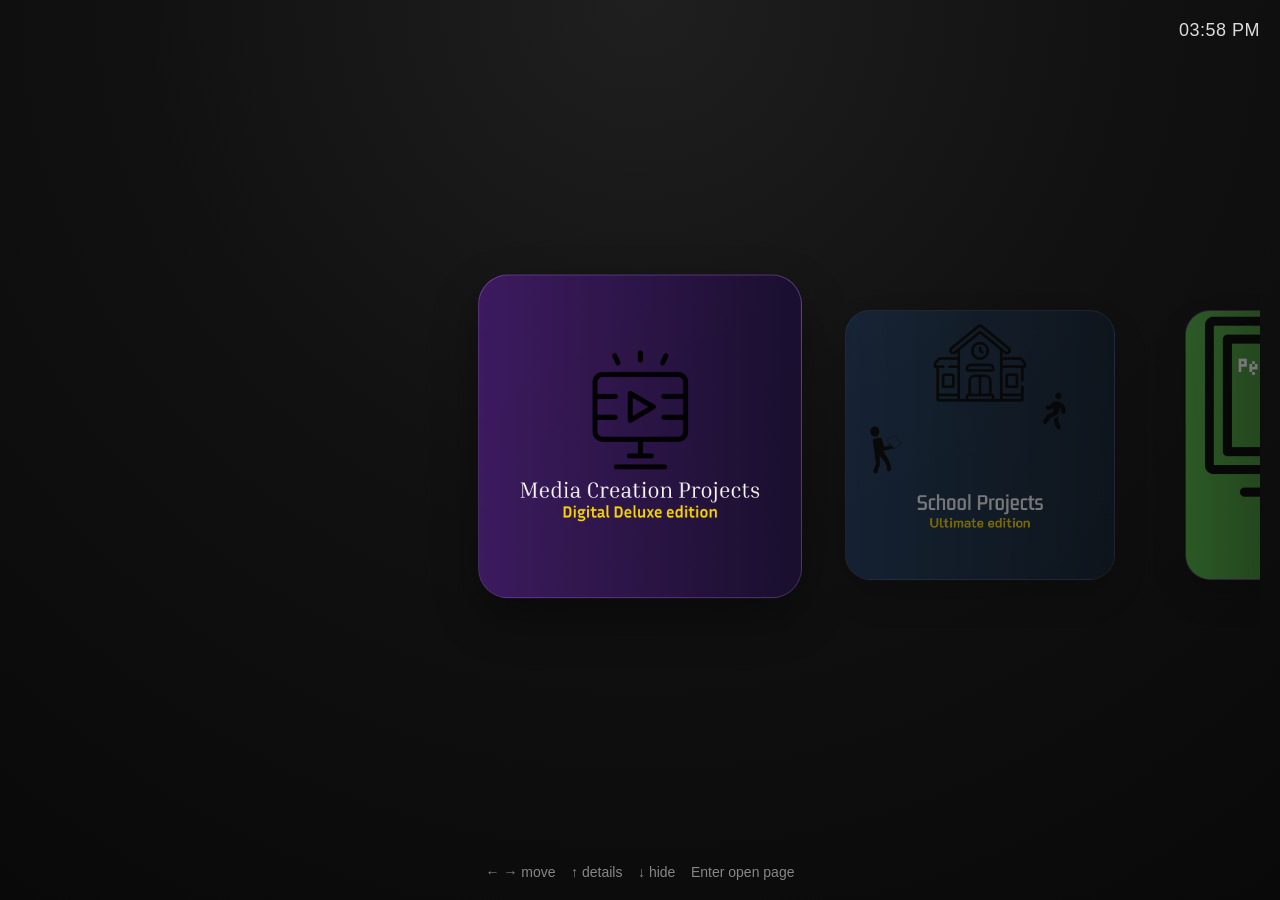
<file: index.html>
<!DOCTYPE html>
<html lang="en">
<head>
  <meta charset="UTF-8" />
  <meta name="viewport" content="width=device-width, initial-scale=1.0"/>
  <title>Switch Portfolio</title>
  <link rel="stylesheet" href="css/style.css" />
</head>
<body>
  <div class="app">
    <div class="top-bar">
      <div id="time"></div>
    </div>

    <div class="carousel-wrapper">
      <div class="carousel" id="carousel">
        <div class="item active" data-link="media.html">
          <div class="cover media-cover">
            <img src="images/Media Creation Projects.png" alt="Media Creation image" loading="lazy" />
      
          </div>
        </div>

        <div class="item" data-link="school.html">
          <div class="cover school-cover">
            <img src="images/School Projects.png" alt="School Projects image" loading="lazy" />
           
          </div>
        </div>

        <div class="item" data-link="personal.html">
          <div class="cover personal-cover">
            <img src="images/Personal Projects.png" alt="Personal Projects image" loading="lazy" />
           
          </div>
        </div>

        <div class="item" data-link="about.html">
          <div class="cover about-cover">
            <img src="images/About-me.png" alt="About Me image" loading="lazy" />
         
          </div>
        </div>
      </div>
    </div>

    <div class="details-panel" id="detailsPanel">
      <div class="details-header">
        <div>
          <p class="details-label">Now Viewing</p>
          <h2 id="detailTitle">Media Creation Projects</h2>
        </div>
        <div class="hours-played" id="hoursPlayed">125 hours played</div>
      </div>

      <div class="progress-section">
        <div class="progress-top">
          <span>Completion</span>
          <span id="progressPercent">82%</span>
        </div>
        <div class="progress-bar">
          <div class="progress-fill" id="progressFill"></div>
        </div>
      </div>

      <div class="achievements-section">
        <h3>Achievements</h3>
        <ul id="achievementList"></ul>
      </div>
    </div>

    <div class="hint">← → move &nbsp;&nbsp; ↑ details &nbsp;&nbsp; ↓ hide &nbsp;&nbsp; Enter open page</div>
  </div>

  <script src="js/main.js"></script>
</body>
</html>
</file>
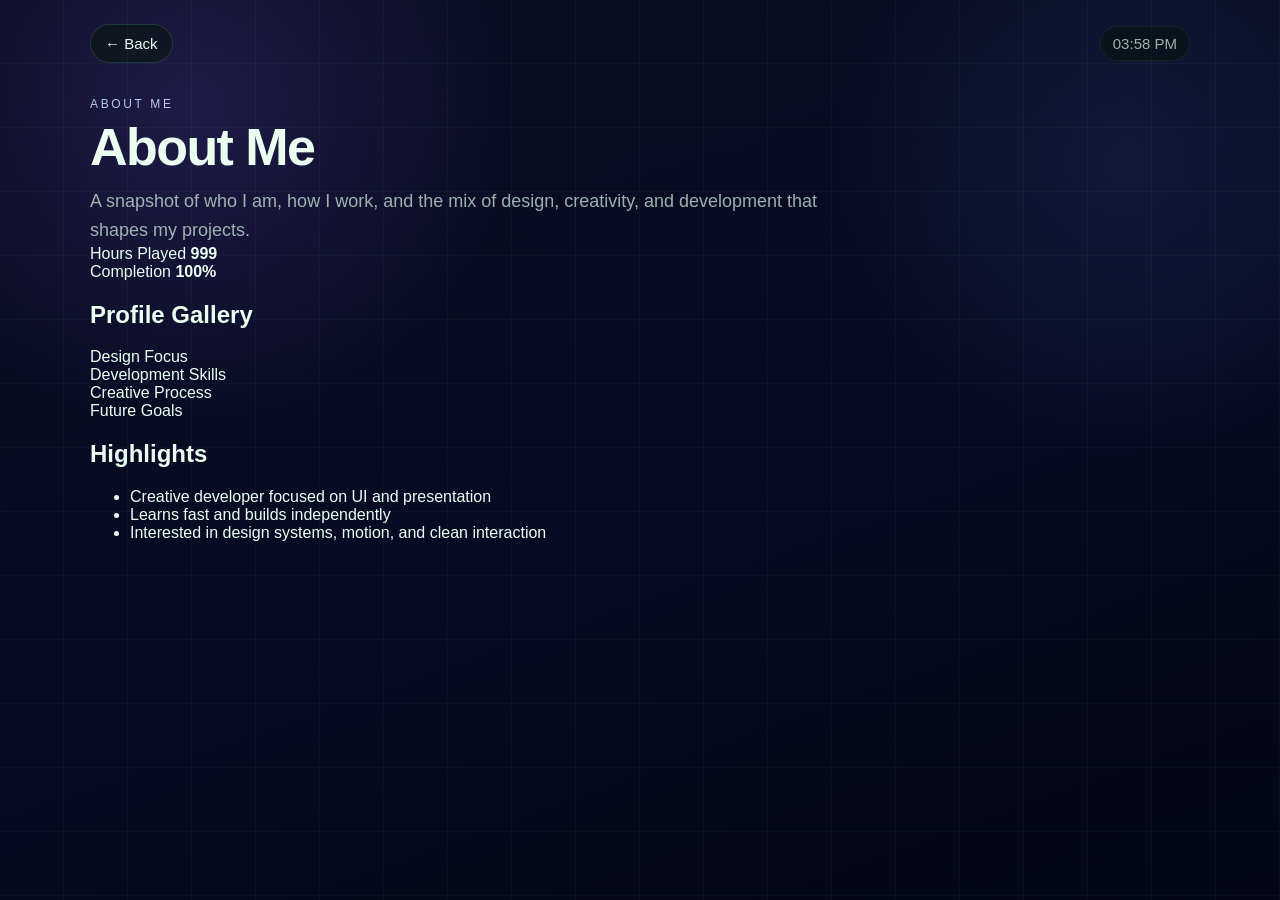
<file: about.html>
<!DOCTYPE html>
<html lang="en">
<head>
  <meta charset="UTF-8" />
  <meta name="viewport" content="width=device-width, initial-scale=1.0"/>
  <title>About Me</title>
  <link rel="stylesheet" href="css/page.css" />
</head>
<body>
  <div class="page page-about">
    <div class="page-top-bar">
      <a href="index.html" class="back-button">← Back</a>
      <div id="time"></div>
    </div>

    <main class="page-content">
      <div class="hero">
        <p class="page-label">About Me</p>
        <h1>About Me</h1>
        <p class="page-description">
          A snapshot of who I am, how I work, and the mix of design, creativity, and development that shapes my projects.
        </p>
      </div>

      <section class="meta-grid">
        <div class="meta-card">
          <span class="meta-label">Hours Played</span>
          <strong>999</strong>
        </div>
        <div class="meta-card">
          <span class="meta-label">Completion</span>
          <strong>100%</strong>
        </div>
      </section>

      <section class="gallery-section">
        <h2>Profile Gallery</h2>
        <div class="gallery-grid">
          <div class="gallery-card">Design Focus</div>
          <div class="gallery-card">Development Skills</div>
          <div class="gallery-card">Creative Process</div>
          <div class="gallery-card">Future Goals</div>
        </div>
      </section>

      <section class="list-section">
        <h2>Highlights</h2>
        <ul>
          <li>Creative developer focused on UI and presentation</li>
          <li>Learns fast and builds independently</li>
          <li>Interested in design systems, motion, and clean interaction</li>
        </ul>
      </section>
    </main>
  </div>

  <script src="js/page.js"></script>
</body>
</html>
</file>
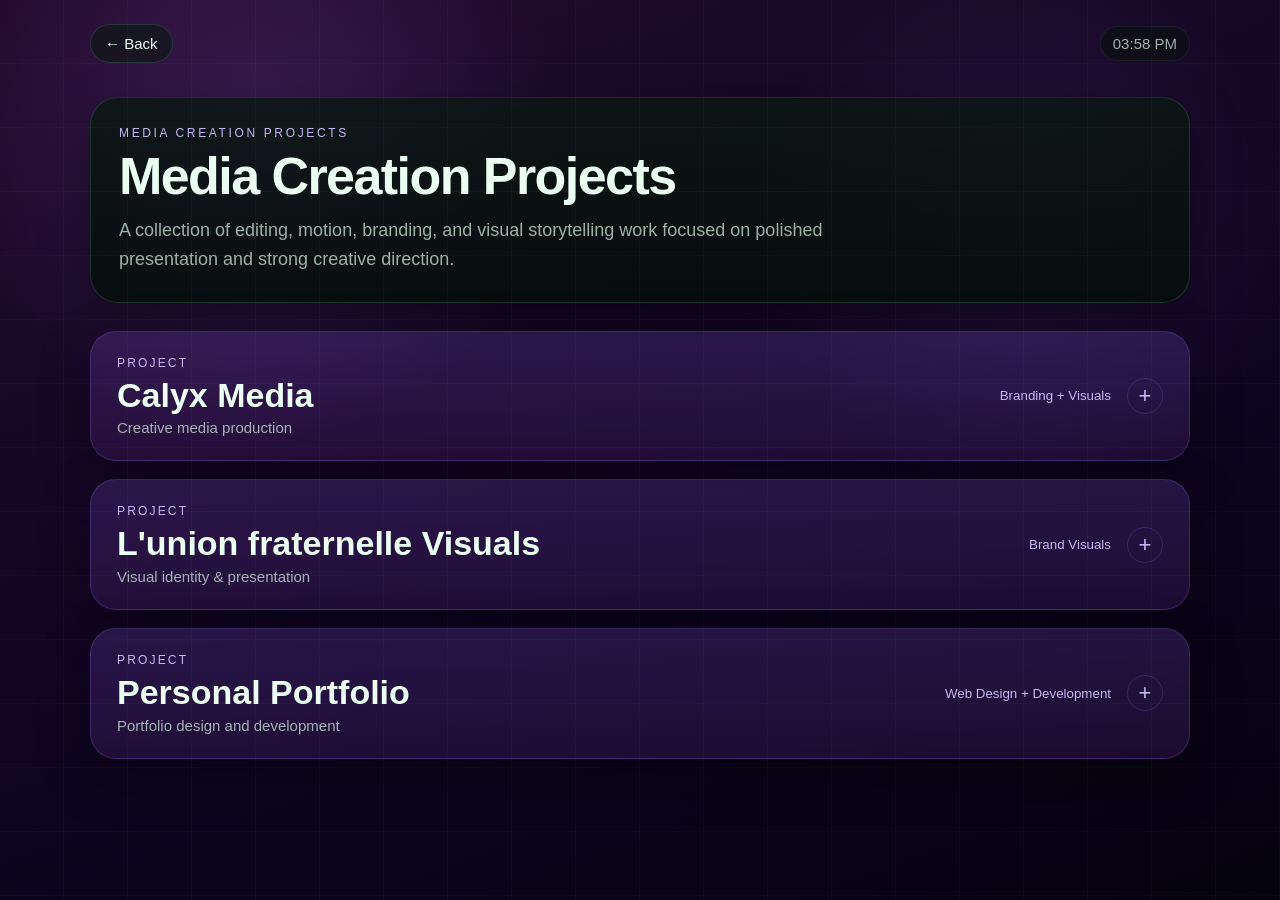
<file: media.html>
<!DOCTYPE html>
<html lang="en">
<head>
  <meta charset="UTF-8" />
  <meta name="viewport" content="width=device-width, initial-scale=1.0"/>
  <title>Media Creation Projects</title>
  <link rel="stylesheet" href="css/page.css" />
</head>
<body>
  <div class="page page-media">
    <div class="page-top-bar">
      <a href="index.html" class="back-button">← Back</a>
      <div id="time"></div>
    </div>

    <main class="page-content">
      <section class="page-header">
        <p class="page-label">Media Creation Projects</p>
        <h1>Media Creation Projects</h1>
        <p class="page-description">
          A collection of editing, motion, branding, and visual storytelling work focused on polished presentation and strong creative direction.
        </p>
      </section>

      <section class="expandable-grid">

        <!-- Calyx -->
        <article class="project-card" data-card>
          <button class="project-card-header" type="button" data-toggle>
            <div class="project-card-title-wrap">
              <p class="project-kicker">Project</p>
              <h2>Calyx Media</h2>
              <p class="project-subtitle">Creative media production</p>
            </div>

            <div class="project-meta-inline">
              <span>Branding + Visuals</span>
              <span class="expand-indicator">+</span>
            </div>
          </button>

          <div class="project-card-body">
            <div>
              <div class="project-body-grid">
                <div class="project-main-info">
                  <p>
                    A project where we as students were tasked with creating our very own media agency, Calyx Media.
                  </p>
                </div>

                <div class="project-stats">
                  <div class="stat-card">
                    <span class="stat-label">Focus</span>
                    <strong>Media Creation</strong>
                  </div>
                  <div class="stat-card">
                    <span class="stat-label">Type</span>
                    <strong>Creative Work</strong>
                  </div>
                </div>
              </div>

              <div class="content-sections">
                <div class="content-block">
                  <h3>Brand Guide</h3>
                  <div class="project-body-grid">
                    <div class="project-main-info">
                      <p>Two group members conceptualized and established the brand guidelines, while I visualized and made the entire Brand Guide PDF, bringing in our color palette and design elements.</p>
                    </div>
                  </div>
                  <div class="doc-list">
                    <a href="docs/BrandGuide Calyx Media.pdf" target="_blank" class="doc-card pdf-link">
                      View Brand Guide PDF
                    </a>
                  </div>
                </div>
              </div>
            </div>
          </div>
        </article>

        <!-- L'union -->
        <article class="project-card" data-card>
          <button class="project-card-header" type="button" data-toggle>
            <div class="project-card-title-wrap">
              <p class="project-kicker">Project</p>
              <h2>L'union fraternelle Visuals</h2>
              <p class="project-subtitle">Visual identity & presentation</p>
            </div>

            <div class="project-meta-inline">
              <span>Brand Visuals</span>
              <span class="expand-indicator">+</span>
            </div>
          </button>

          <div class="project-card-body">
            <div>
              <div class="project-body-grid">
                <div class="project-main-info">
                  <p>
                    Visual identity and presentation design for L'union fraternelle.
                  </p>
                </div>

                <div class="project-stats">
                  <div class="stat-card">
                    <span class="stat-label">Focus</span>
                    <strong>Visual Design</strong>
                  </div>
                  <div class="stat-card">
                    <span class="stat-label">Type</span>
                    <strong>Branding</strong>
                  </div>
                </div>
              </div>

              <div class="content-sections">
                <div class="content-block">
                  <h3>Brand Guide</h3>
                  <div class="project-body-grid">
                    <div class="project-main-info">
                      <p>A comprehensive visual identity system establishing the brand guidelines and presentation standards for L'union fraternelle.</p>
                    </div>
                  </div>
                  <div class="doc-list">
                    <a href="docs/Brand Guide L'union.pdf" target="_blank" class="doc-card pdf-link">
                      View Brand Guide PDF
                    </a>
                  </div>
                </div>
              </div>
            </div>
          </div>
        </article>

        <!-- Personal Portfolio -->
        <article class="project-card" data-card>
          <button class="project-card-header" type="button" data-toggle>
            <div class="project-card-title-wrap">
              <p class="project-kicker">Project</p>
              <h2>Personal Portfolio</h2>
              <p class="project-subtitle">Portfolio design and development</p>
            </div>

            <div class="project-meta-inline">
              <span>Web Design + Development</span>
              <span class="expand-indicator">+</span>
            </div>
          </button>

          <div class="project-card-body">
            <div>
              <div class="project-body-grid">
                <div class="project-main-info">
                  <p>
                    A sleek and interactive portfolio website showcasing creative work with smooth animations, responsive design, and intuitive navigation system.
                  </p>
                </div>

                <div class="project-stats">
                  <div class="stat-card">
                    <span class="stat-label">Focus</span>
                    <strong>Web Development</strong>
                  </div>
                  <div class="stat-card">
                    <span class="stat-label">Type</span>
                    <strong>Portfolio</strong>
                  </div>
                </div>
              </div>
            </div>
          </div>
        </article>

      </section>



    </main>
  </div>

  <script src="js/page.js"></script>
</body>
</html>
</file>
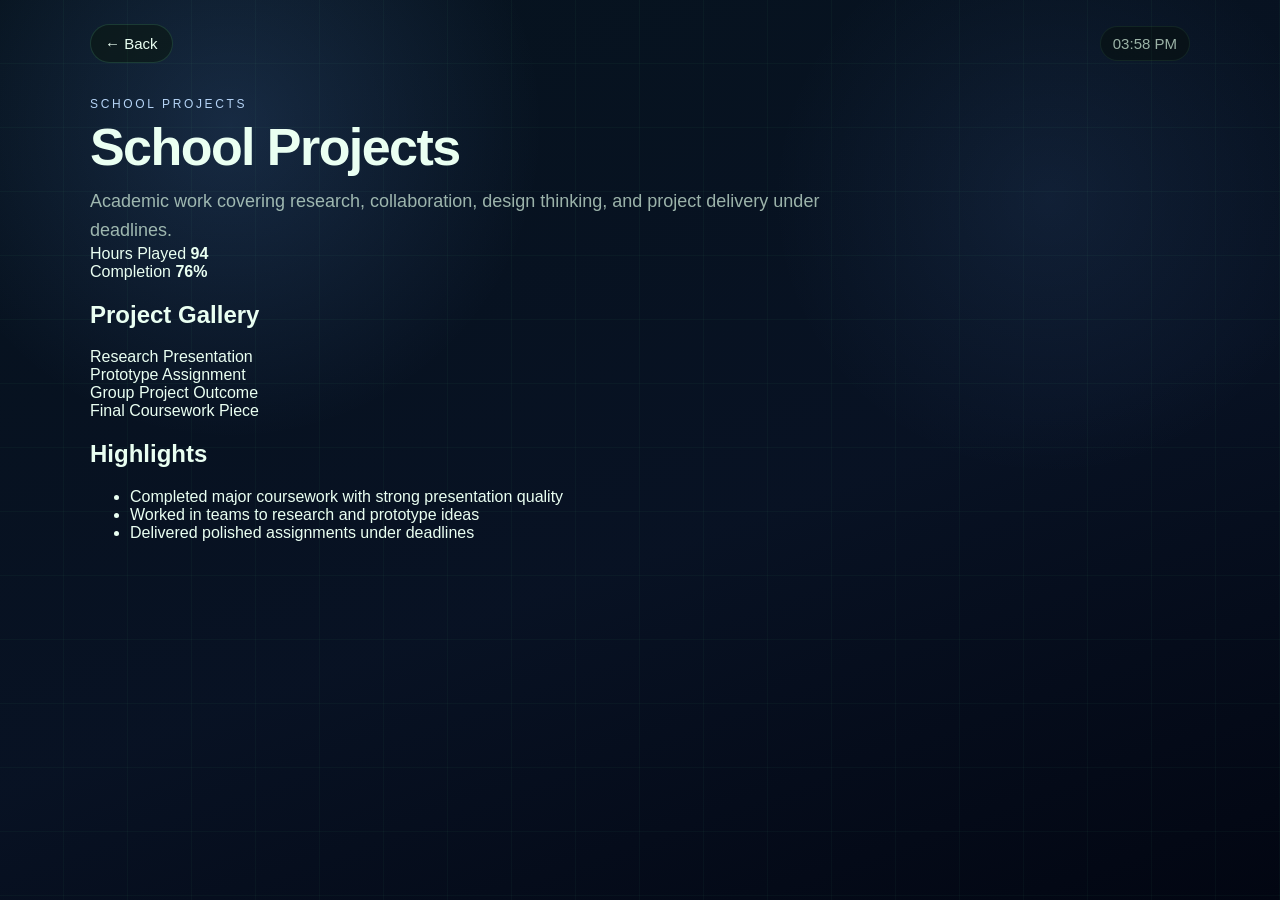
<file: school.html>
<!DOCTYPE html>
<html lang="en">
<head>
  <meta charset="UTF-8" />
  <meta name="viewport" content="width=device-width, initial-scale=1.0"/>
  <title>School Projects</title>
  <link rel="stylesheet" href="css/page.css" />
</head>
<body>
  <div class="page page-school">
    <div class="page-top-bar">
      <a href="index.html" class="back-button">← Back</a>
      <div id="time"></div>
    </div>

    <main class="page-content">
      <div class="hero">
        <p class="page-label">School Projects</p>
        <h1>School Projects</h1>
        <p class="page-description">
          Academic work covering research, collaboration, design thinking, and project delivery under deadlines.
        </p>
      </div>

      <section class="meta-grid">
        <div class="meta-card">
          <span class="meta-label">Hours Played</span>
          <strong>94</strong>
        </div>
        <div class="meta-card">
          <span class="meta-label">Completion</span>
          <strong>76%</strong>
        </div>
      </section>

      <section class="gallery-section">
        <h2>Project Gallery</h2>
        <div class="gallery-grid">
          <div class="gallery-card">Research Presentation</div>
          <div class="gallery-card">Prototype Assignment</div>
          <div class="gallery-card">Group Project Outcome</div>
          <div class="gallery-card">Final Coursework Piece</div>
        </div>
      </section>

      <section class="list-section">
        <h2>Highlights</h2>
        <ul>
          <li>Completed major coursework with strong presentation quality</li>
          <li>Worked in teams to research and prototype ideas</li>
          <li>Delivered polished assignments under deadlines</li>
        </ul>
      </section>
    </main>
  </div>

  <script src="js/page.js"></script>
</body>
</html>
</file>
<file: css/style.css>
��*   {  
     b o x - s i z i n g :   b o r d e r - b o x ;  
 }  
  
 b o d y   {  
     m a r g i n :   0 ;  
     f o n t - f a m i l y :   A r i a l ,   s a n s - s e r i f ;  
     b a c k g r o u n d :   r a d i a l - g r a d i e n t ( c i r c l e   a t   t o p ,   # 1 f 1 f 1 f   0 % ,   # 1 1 1   4 5 % ,   # 0 9 0 9 0 9   1 0 0 % ) ;  
     c o l o r :   w h i t e ;  
     o v e r f l o w :   h i d d e n ;  
 }  
  
 . a p p   {  
     d i s p l a y :   f l e x ;  
     f l e x - d i r e c t i o n :   c o l u m n ;  
     j u s t i f y - c o n t e n t :   s p a c e - b e t w e e n ;  
     h e i g h t :   1 0 0 v h ;  
     p a d d i n g :   2 0 p x ;  
 }  
  
 . t o p - b a r   {  
     d i s p l a y :   f l e x ;  
     j u s t i f y - c o n t e n t :   f l e x - e n d ;  
     f o n t - s i z e :   1 8 p x ;  
     o p a c i t y :   0 . 8 5 ;  
     l e t t e r - s p a c i n g :   0 . 5 p x ;  
 }  
  
 . c a r o u s e l - w r a p p e r   {  
     o v e r f l o w :   h i d d e n ;  
     f l e x - g r o w :   1 ;  
     d i s p l a y :   f l e x ;  
     a l i g n - i t e m s :   c e n t e r ;  
     p o s i t i o n :   r e l a t i v e ;  
 }  
  
 . c a r o u s e l   {  
     d i s p l a y :   f l e x ;  
     g a p :   4 0 p x ;  
     t r a n s i t i o n :   t r a n s f o r m   0 . 5 5 s   c u b i c - b e z i e r ( 0 . 2 2 ,   1 ,   0 . 3 6 ,   1 ) ;  
     w i l l - c h a n g e :   t r a n s f o r m ;  
     p a d d i n g :   3 0 p x   0 ;  
 }  
  
 . i t e m   {  
     m i n - w i d t h :   3 0 0 p x ;  
     h e i g h t :   3 0 0 p x ;  
     o p a c i t y :   0 . 4 5 ;  
     t r a n s f o r m :   s c a l e ( 0 . 9 ) ;  
     t r a n s i t i o n :   t r a n s f o r m   0 . 4 s   c u b i c - b e z i e r ( 0 . 2 2 ,   1 ,   0 . 3 6 ,   1 ) ,   o p a c i t y   0 . 3 5 s   e a s e ;  
     c u r s o r :   p o i n t e r ;  
 }  
  
 . i t e m . a c t i v e   {  
     o p a c i t y :   1 ;  
     t r a n s f o r m :   s c a l e ( 1 . 0 8 )   t r a n s l a t e Y ( - 8 p x ) ;  
 }  
  
 . c o v e r   {  
     w i d t h :   1 0 0 % ;  
     h e i g h t :   1 0 0 % ;  
     b o r d e r - r a d i u s :   2 8 p x ;  
     p a d d i n g :   2 2 p x ;  
     d i s p l a y :   f l e x ;  
     a l i g n - i t e m s :   f l e x - e n d ;  
     p o s i t i o n :   r e l a t i v e ;  
     o v e r f l o w :   h i d d e n ;  
     b o r d e r :   1 p x   s o l i d   r g b a ( 2 5 5 ,   2 5 5 ,   2 5 5 ,   0 . 0 8 ) ;  
     b o x - s h a d o w :   0   1 8 p x   4 0 p x   r g b a ( 0 ,   0 ,   0 ,   0 . 3 5 ) ;  
     t r a n s i t i o n :   b o x - s h a d o w   0 . 3 5 s   e a s e ,   b o r d e r - c o l o r   0 . 3 5 s   e a s e ;  
 }  
  
 . c o v e r   i m g   {  
     p o s i t i o n :   a b s o l u t e ;  
     i n s e t :   0 ;  
     w i d t h :   1 0 0 % ;  
     h e i g h t :   1 0 0 % ;  
     o b j e c t - f i t :   c o v e r ;  
     o p a c i t y :   0 . 9 6 ;  
 }  
  
  
 . m e d i a - c o v e r   {  
     b a c k g r o u n d :   l i n e a r - g r a d i e n t ( 1 3 5 d e g ,   r g b a ( 1 7 0 ,   9 0 ,   2 5 5 ,   0 . 3 5 ) ,   r g b a ( 1 9 0 ,   1 2 5 ,   2 5 5 ,   0 . 1 5 ) ) ,  
                             l i n e a r - g r a d i e n t ( 1 6 0 d e g ,   # 2 d 0 f 4 8 ,   # 1 6 0 a 2 a   6 0 % ) ;  
 }  
  
 . s c h o o l - c o v e r   {  
     b a c k g r o u n d :   l i n e a r - g r a d i e n t ( 1 3 5 d e g ,   r g b a ( 8 0 ,   1 4 0 ,   2 5 5 ,   0 . 3 5 ) ,   r g b a ( 8 0 ,   2 5 5 ,   2 2 0 ,   0 . 1 ) ) ,  
                             l i n e a r - g r a d i e n t ( 1 6 0 d e g ,   # 1 0 2 0 3 d ,   # 1 7 1 7 1 7   6 0 % ) ;  
 }  
  
 . p e r s o n a l - c o v e r   {  
     b a c k g r o u n d :   l i n e a r - g r a d i e n t ( 1 3 5 d e g ,   r g b a ( 1 8 0 ,   1 0 0 ,   2 5 5 ,   0 . 3 5 ) ,   r g b a ( 2 5 5 ,   1 2 0 ,   2 2 0 ,   0 . 1 ) ) ,  
                             l i n e a r - g r a d i e n t ( 1 6 0 d e g ,   # 2 4 1 0 3 9 ,   # 1 7 1 7 1 7   6 0 % ) ;  
 }  
  
 . a b o u t - c o v e r   {  
     b a c k g r o u n d :   l i n e a r - g r a d i e n t ( 1 3 5 d e g ,   r g b a ( 1 4 5 ,   1 1 0 ,   2 5 5 ,   0 . 1 8 ) ,   r g b a ( 9 0 ,   1 6 0 ,   2 5 5 ,   0 . 1 ) ) ,  
                             l i n e a r - g r a d i e n t ( 1 6 0 d e g ,   # 1 8 2 1 3 c ,   # 1 8 1 7 2 e   6 0 % ) ;  
 }  
  
 . d e t a i l s - p a n e l   {  
     p o s i t i o n :   f i x e d ;  
     l e f t :   5 0 % ;  
     b o t t o m :   6 8 p x ;  
     t r a n s f o r m :   t r a n s l a t e X ( - 5 0 % )   t r a n s l a t e Y ( 3 6 p x )   s c a l e ( 0 . 9 7 ) ;  
     w i d t h :   m i n ( 6 8 0 p x ,   c a l c ( 1 0 0 v w   -   4 0 p x ) ) ;  
     b a c k g r o u n d :   r g b a ( 1 8 ,   1 8 ,   1 8 ,   0 . 9 4 ) ;  
     b a c k d r o p - f i l t e r :   b l u r ( 1 8 p x ) ;  
     b o r d e r :   1 p x   s o l i d   r g b a ( 2 5 5 ,   2 5 5 ,   2 5 5 ,   0 . 0 8 ) ;  
     b o r d e r - r a d i u s :   2 8 p x ;  
     p a d d i n g :   2 4 p x ;  
     o p a c i t y :   0 ;  
     p o i n t e r - e v e n t s :   n o n e ;  
     t r a n s i t i o n :   o p a c i t y   0 . 3 5 s   e a s e ,   t r a n s f o r m   0 . 4 5 s   c u b i c - b e z i e r ( 0 . 2 2 ,   1 ,   0 . 3 6 ,   1 ) ;  
     b o x - s h a d o w :   0   2 4 p x   7 0 p x   r g b a ( 0 ,   0 ,   0 ,   0 . 4 ) ;  
 }  
  
 . d e t a i l s - p a n e l . s h o w   {  
     o p a c i t y :   1 ;  
     p o i n t e r - e v e n t s :   a u t o ;  
     t r a n s f o r m :   t r a n s l a t e X ( - 5 0 % )   t r a n s l a t e Y ( 0 )   s c a l e ( 1 ) ;  
 }  
  
 . d e t a i l s - h e a d e r   {  
     d i s p l a y :   f l e x ;  
     j u s t i f y - c o n t e n t :   s p a c e - b e t w e e n ;  
     a l i g n - i t e m s :   f l e x - s t a r t ;  
     g a p :   2 0 p x ;  
     m a r g i n - b o t t o m :   2 2 p x ;  
 }  
  
 . d e t a i l s - l a b e l   {  
     m a r g i n :   0   0   6 p x ;  
     f o n t - s i z e :   1 3 p x ;  
     t e x t - t r a n s f o r m :   u p p e r c a s e ;  
     o p a c i t y :   0 . 5 5 ;  
     l e t t e r - s p a c i n g :   1 . 2 p x ;  
 }  
  
 # d e t a i l T i t l e   {  
     m a r g i n :   0 ;  
     f o n t - s i z e :   2 8 p x ;  
     f o n t - w e i g h t :   7 0 0 ;  
     l i n e - h e i g h t :   1 . 1 ;  
 }  
  
 . h o u r s - p l a y e d   {  
     w h i t e - s p a c e :   n o w r a p ;  
     f o n t - s i z e :   1 5 p x ;  
     o p a c i t y :   0 . 7 2 ;  
     p a d d i n g - t o p :   8 p x ;  
 }  
  
 . p r o g r e s s - s e c t i o n   {  
     m a r g i n - b o t t o m :   2 6 p x ;  
 }  
  
 . p r o g r e s s - t o p   {  
     d i s p l a y :   f l e x ;  
     j u s t i f y - c o n t e n t :   s p a c e - b e t w e e n ;  
     f o n t - s i z e :   1 5 p x ;  
     m a r g i n - b o t t o m :   1 0 p x ;  
     o p a c i t y :   0 . 9 ;  
 }  
  
 . p r o g r e s s - b a r   {  
     w i d t h :   1 0 0 % ;  
     h e i g h t :   1 4 p x ;  
     b o r d e r - r a d i u s :   9 9 9 p x ;  
     b a c k g r o u n d :   r g b a ( 2 5 5 ,   2 5 5 ,   2 5 5 ,   0 . 0 8 ) ;  
     o v e r f l o w :   h i d d e n ;  
     p o s i t i o n :   r e l a t i v e ;  
 }  
  
 . p r o g r e s s - f i l l   {  
     w i d t h :   0 ;  
     h e i g h t :   1 0 0 % ;  
     b o r d e r - r a d i u s :   9 9 9 p x ;  
     b a c k g r o u n d :   l i n e a r - g r a d i e n t ( 9 0 d e g ,   # f 5 f 5 f 5 ,   # a 9 a 9 a 9 ) ;  
     t r a n s i t i o n :   w i d t h   0 . 7 5 s   c u b i c - b e z i e r ( 0 . 2 2 ,   1 ,   0 . 3 6 ,   1 ) ;  
     p o s i t i o n :   r e l a t i v e ;  
 }  
  
 . p r o g r e s s - f i l l : : a f t e r   {  
     c o n t e n t :   " " ;  
     p o s i t i o n :   a b s o l u t e ;  
     t o p :   0 ;  
     r i g h t :   - 4 0 p x ;  
     w i d t h :   4 0 p x ;  
     h e i g h t :   1 0 0 % ;  
     b a c k g r o u n d :   l i n e a r - g r a d i e n t ( 9 0 d e g ,   r g b a ( 2 5 5 , 2 5 5 , 2 5 5 , 0 ) ,   r g b a ( 2 5 5 , 2 5 5 , 2 5 5 , 0 . 3 5 ) ,   r g b a ( 2 5 5 , 2 5 5 , 2 5 5 , 0 ) ) ;  
     a n i m a t i o n :   s h i m m e r   1 . 8 s   l i n e a r   i n f i n i t e ;  
 }  
  
 @ k e y f r a m e s   s h i m m e r   {  
     f r o m   {  
         t r a n s f o r m :   t r a n s l a t e X ( - 2 0 p x ) ;  
     }  
     t o   {  
         t r a n s f o r m :   t r a n s l a t e X ( 1 2 0 p x ) ;  
     }  
 }  
  
 . a c h i e v e m e n t s - s e c t i o n   h 3   {  
     m a r g i n :   0   0   1 4 p x ;  
     f o n t - s i z e :   1 8 p x ;  
     f o n t - w e i g h t :   6 0 0 ;  
 }  
  
 . a c h i e v e m e n t s - s e c t i o n   u l   {  
     m a r g i n :   0 ;  
     p a d d i n g - l e f t :   2 0 p x ;  
 }  
  
 . a c h i e v e m e n t s - s e c t i o n   l i   {  
     m a r g i n :   1 0 p x   0 ;  
     l i n e - h e i g h t :   1 . 4 5 ;  
 }  
  
 . h i n t   {  
     t e x t - a l i g n :   c e n t e r ;  
     f o n t - s i z e :   1 4 p x ;  
     o p a c i t y :   0 . 5 ;  
     m a r g i n - t o p :   1 6 p x ;  
 }  
  
 @ m e d i a   ( m a x - w i d t h :   7 0 0 p x )   {  
     . i t e m   {  
         m i n - w i d t h :   2 5 0 p x ;  
         h e i g h t :   2 5 0 p x ;  
     }  
  
     . c o v e r   s p a n   {  
         f o n t - s i z e :   1 8 p x ;  
     }  
  
     # d e t a i l T i t l e   {  
         f o n t - s i z e :   2 2 p x ;  
     }  
  
     . d e t a i l s - h e a d e r   {  
         f l e x - d i r e c t i o n :   c o l u m n ;  
         g a p :   8 p x ;  
     }  
  
     . h o u r s - p l a y e d   {  
         p a d d i n g - t o p :   0 ;  
     }  
 } 
</file>
<file: css/page.css>
* {
  box-sizing: border-box;
}

:root {
  --bg-1: #04110b;
  --bg-2: #071a12;
  --bg-3: #020806;
  --panel: rgba(8, 20, 14, 0.82);
  --panel-2: rgba(10, 26, 18, 0.92);
  --border: rgba(120, 255, 180, 0.14);
  --border-strong: rgba(120, 255, 180, 0.34);
  --text: #eafff2;
  --muted: rgba(225, 255, 235, 0.68);
  --green: #7dffb2;
  --green-soft: rgba(125, 255, 178, 0.08);
  --shadow: 0 18px 50px rgba(0, 0, 0, 0.38);
}

html,
body {
  margin: 0;
  min-height: 100%;
  font-family: Arial, sans-serif;
  color: var(--text);
  background:
    radial-gradient(circle at top center, rgba(40, 255, 160, 0.08), transparent 32%),
    linear-gradient(180deg, var(--bg-2), var(--bg-1) 45%, var(--bg-3));
}

body::before {
  content: "";
  position: fixed;
  inset: 0;
  pointer-events: none;
  background-image:
    linear-gradient(to right, transparent 0, transparent calc(100% - 1px), rgba(125, 255, 178, 0.06) calc(100% - 1px)),
    linear-gradient(to bottom, transparent 0, transparent calc(100% - 1px), rgba(125, 255, 178, 0.06) calc(100% - 1px));
  background-size: 64px 64px;
  opacity: 0.6;
}

.page {
  min-height: 100vh;
  padding: 24px;
}

.page-personal {
  background:
    radial-gradient(circle at 15% 10%, rgba(125, 255, 178, 0.08), transparent 24%),
    radial-gradient(circle at 85% 20%, rgba(125, 255, 178, 0.05), transparent 22%),
    linear-gradient(160deg, rgba(6, 24, 16, 0.96), rgba(4, 13, 9, 0.98) 58%, rgba(1, 5, 3, 1));
}

.page-media {
  background:
    radial-gradient(circle at 20% 15%, rgba(175, 115, 255, 0.18), transparent 24%),
    radial-gradient(circle at 80% 25%, rgba(175, 115, 255, 0.10), transparent 22%),
    linear-gradient(160deg, rgba(35, 10, 45, 0.98), rgba(15, 5, 35, 0.96) 58%, rgba(5, 2, 15, 1));
}

.page-school {
  background:
    radial-gradient(circle at 18% 14%, rgba(110, 170, 255, 0.16), transparent 24%),
    radial-gradient(circle at 82% 22%, rgba(110, 170, 255, 0.09), transparent 22%),
    linear-gradient(160deg, rgba(6, 18, 30, 0.96), rgba(8, 18, 36, 0.98) 58%, rgba(2, 6, 18, 1));
}

.page-about {
  background:
    radial-gradient(circle at 15% 12%, rgba(145, 105, 255, 0.16), transparent 24%),
    radial-gradient(circle at 88% 18%, rgba(90, 160, 255, 0.10), transparent 22%),
    linear-gradient(160deg, rgba(10, 12, 35, 0.96), rgba(8, 10, 36, 0.98) 58%, rgba(3, 6, 18, 1));
}

.page-top-bar {
  max-width: 1100px;
  margin: 0 auto 34px;
  display: flex;
  justify-content: space-between;
  align-items: center;
}

.back-button {
  color: var(--text);
  text-decoration: none;
  font-size: 15px;
  padding: 10px 14px;
  border: 1px solid var(--border);
  border-radius: 999px;
  background: rgba(10, 24, 17, 0.6);
  transition: 0.25s ease;
}

.back-button:hover {
  border-color: var(--border-strong);
  transform: translateY(-2px);
}

#time {
  font-size: 15px;
  color: var(--muted);
  padding: 8px 12px;
  border: 1px solid rgba(125, 255, 178, 0.08);
  border-radius: 999px;
  background: rgba(8, 18, 13, 0.55);
}

.page-content {
  max-width: 1100px;
  margin: 0 auto;
}

.page-header {
  margin-bottom: 28px;
  padding: 28px;
  border-radius: 28px;
  background: linear-gradient(180deg, rgba(10, 24, 17, 0.84), rgba(5, 14, 10, 0.88));
  border: 1px solid var(--border);
  box-shadow: var(--shadow);
}

.page-label {
  margin: 0 0 10px;
  font-size: 12px;
  text-transform: uppercase;
  letter-spacing: 0.22em;
  color: var(--green);
}

h1 {
  margin: 0 0 14px;
  font-size: 52px;
  line-height: 1;
  letter-spacing: -0.03em;
}

.page-description {
  margin: 0;
  max-width: 760px;
  font-size: 18px;
  line-height: 1.6;
  color: var(--muted);
}

.expandable-grid {
  display: flex;
  flex-direction: column;
  gap: 18px;
}

.project-card {
  border: 1px solid var(--border);
  border-radius: 26px;
  background: linear-gradient(180deg, var(--panel), var(--panel-2));
  box-shadow: var(--shadow);
  overflow: hidden;
  transition: border-color 0.25s ease, transform 0.25s ease, box-shadow 0.25s ease;
}

.project-card:hover {
  border-color: rgba(125, 255, 178, 0.24);
}

.project-card.expanded {
  border-color: var(--border-strong);
  box-shadow:
    var(--shadow),
    0 0 0 4px rgba(125, 255, 178, 0.04);
}

.page-media .project-card {
  background: linear-gradient(180deg, rgba(155, 100, 255, 0.18), rgba(67, 28, 95, 0.35));
  border-color: rgba(165, 110, 255, 0.22);
}

.page-media .project-card:hover {
  border-color: rgba(190, 155, 255, 0.45);
}

.page-media .project-card.expanded {
  box-shadow:
    0 18px 50px rgba(50, 15, 90, 0.35),
    0 0 0 4px rgba(155, 120, 255, 0.12);
}

.page-media .stat-card {
  background: rgba(155, 100, 255, 0.08);
  border-color: rgba(155, 110, 255, 0.16);
}

.page-media .project-kicker,
.page-media .stat-label,
.page-media .project-meta-inline {
  color: rgba(210, 190, 255, 0.95);
}
.page-media .page-label {
  color: rgba(210, 190, 255, 0.95);
}

.page-media .expand-indicator {
  color: rgba(210, 190, 255, 0.95);
  border-color: rgba(165, 110, 255, 0.22);
}
.page-school .project-card {
  background: linear-gradient(180deg, rgba(110, 160, 255, 0.18), rgba(30, 55, 95, 0.35));
  border-color: rgba(120, 180, 255, 0.22);
}

.page-school .project-card:hover {
  border-color: rgba(140, 200, 255, 0.45);
}

.page-school .project-card.expanded {
  box-shadow:
    0 18px 50px rgba(20, 45, 90, 0.35),
    0 0 0 4px rgba(120, 180, 255, 0.12);
}

.page-school .stat-card {
  background: rgba(110, 160, 255, 0.08);
  border-color: rgba(110, 170, 255, 0.16);
}

.page-school .project-kicker,
.page-school .stat-label,
.page-school .project-meta-inline {
  color: rgba(190, 220, 255, 0.95);
}
.page-school .page-label {
  color: rgba(190, 220, 255, 0.95);
}

.page-school .expand-indicator {
  color: rgba(190, 220, 255, 0.95);
  border-color: rgba(120, 180, 255, 0.22);
}
.page-about .project-card {
  background: linear-gradient(180deg, rgba(135, 130, 255, 0.16), rgba(20, 25, 60, 0.35));
  border-color: rgba(135, 150, 255, 0.22);
}

.page-about .project-card:hover {
  border-color: rgba(165, 170, 255, 0.45);
}

.page-about .project-card.expanded {
  box-shadow:
    0 18px 50px rgba(30, 35, 75, 0.35),
    0 0 0 4px rgba(140, 150, 255, 0.12);
}

.page-about .stat-card {
  background: rgba(135, 130, 255, 0.08);
  border-color: rgba(135, 150, 255, 0.16);
}

.page-about .project-kicker,
.page-about .stat-label,
.page-about .project-meta-inline {
  color: rgba(190, 210, 255, 0.95);
}

.page-about .page-label {
  color: rgba(190, 210, 255, 0.95);
}

.page-about .expand-indicator {
  color: rgba(190, 210, 255, 0.95);
  border-color: rgba(135, 150, 255, 0.22);
}

.project-card-header {
  width: 100%;
  border: 0;
  background: transparent;
  color: inherit;
  cursor: pointer;
  padding: 24px 26px;
  display: flex;
  align-items: center;
  justify-content: space-between;
  gap: 20px;
  text-align: left;
}

.project-card-title-wrap h2 {
  margin: 0 0 6px;
  font-size: 34px;
  line-height: 1.05;
}

.project-kicker {
  margin: 0 0 8px;
  font-size: 12px;
  letter-spacing: 0.18em;
  text-transform: uppercase;
  color: var(--green);
}

.project-subtitle {
  margin: 0;
  color: var(--muted);
  font-size: 15px;
}

.project-meta-inline {
  display: flex;
  align-items: center;
  gap: 16px;
  color: var(--muted);
  white-space: nowrap;
}

.expand-indicator {
  width: 36px;
  height: 36px;
  border-radius: 999px;
  display: inline-flex;
  align-items: center;
  justify-content: center;
  border: 1px solid var(--border);
  color: var(--green);
  font-size: 22px;
  line-height: 1;
  transition: transform 0.3s ease;
}

.project-card.expanded .expand-indicator {
  transform: rotate(45deg);
}

.project-card-body {
  display: grid;
  grid-template-rows: 0fr;
  transition: grid-template-rows 0.45s ease;
}

.project-card.expanded .project-card-body {
  grid-template-rows: 1fr;
}

.project-card-body > * {
  overflow: hidden;
}

.project-body-grid {
  display: grid;
  grid-template-columns: 1.6fr 0.9fr;
  gap: 18px;
  padding: 0 26px 24px;
}

.project-main-info p {
  margin: 0;
  color: var(--muted);
  line-height: 1.7;
  font-size: 16px;
}

.project-stats {
  display: grid;
  gap: 12px;
}

.stat-card {
  padding: 18px;
  border-radius: 20px;
  background: rgba(125, 255, 178, 0.04);
  border: 1px solid rgba(125, 255, 178, 0.08);
}

.stat-label {
  display: block;
  margin-bottom: 8px;
  font-size: 12px;
  text-transform: uppercase;
  letter-spacing: 0.14em;
  color: var(--green);
}

.stat-card strong {
  font-size: 22px;
}

.tag-row {
  display: flex;
  flex-wrap: wrap;
  gap: 10px;
  margin-top: 18px;
}

.tag {
  padding: 8px 12px;
  border-radius: 999px;
  background: rgba(125, 255, 178, 0.08);
  border: 1px solid rgba(125, 255, 178, 0.12);
  color: var(--text);
  font-size: 14px;
}

.inner-cards {
  display: grid;
  grid-template-columns: repeat(3, minmax(0, 1fr));
  gap: 16px;
  padding: 0 26px 26px;
}

.inner-card {
  min-height: 180px;
  padding: 20px;
  border-radius: 20px;
  background:
    linear-gradient(180deg, rgba(125, 255, 178, 0.06), rgba(125, 255, 178, 0.02)),
    linear-gradient(145deg, rgba(10, 22, 16, 0.98), rgba(6, 14, 10, 0.98));
  border: 1px solid rgba(125, 255, 178, 0.12);
}

.inner-card h3 {
  margin: 0 0 12px;
  font-size: 22px;
}

.inner-card p {
  margin: 0;
  color: var(--muted);
  line-height: 1.6;
  font-size: 15px;
}

/* ===== LIGHTBOX ===== */

.lightbox {
  position: fixed;
  inset: 0;
  background: rgba(0, 0, 0, 0.92);
  display: flex;
  align-items: center;
  justify-content: center;
  opacity: 0;
  pointer-events: none;
  transition: opacity 0.3s ease;
  z-index: 999;
}

.lightbox.show {
  opacity: 1;
  pointer-events: auto;
}

.lightbox img {
  max-width: 90%;
  max-height: 90%;
  border-radius: 14px;
  box-shadow: 0 20px 80px rgba(0,0,0,0.6);
  transform: scale(0.95);
  transition: transform 0.3s ease;
}

.lightbox.show img {
  transform: scale(1);
}

/* ===== PDF LIGHTBOX ===== */

.pdf-lightbox {
  position: fixed;
  inset: 0;
  background: rgba(0, 0, 0, 0.92);
  display: flex;
  align-items: center;
  justify-content: center;
  opacity: 0;
  pointer-events: none;
  transition: opacity 0.3s ease;
  z-index: 999;
}

.pdf-lightbox.show {
  opacity: 1;
  pointer-events: auto;
}

.pdf-lightbox-content {
  position: relative;
  width: 90%;
  height: 90vh;
  background: white;
  border-radius: 14px;
  overflow: hidden;
  box-shadow: 0 20px 80px rgba(0,0,0,0.6);
}

.pdf-lightbox-close {
  position: absolute;
  top: 16px;
  right: 16px;
  background: rgba(0, 0, 0, 0.6);
  color: white;
  border: none;
  width: 40px;
  height: 40px;
  border-radius: 50%;
  font-size: 28px;
  cursor: pointer;
  display: flex;
  align-items: center;
  justify-content: center;
  z-index: 1000;
  transition: background 0.3s ease;
}

.pdf-lightbox-close:hover {
  background: rgba(0, 0, 0, 0.8);
}

#pdfFrame {
  width: 100%;
  height: 100%;
  border: none;
}

.image-grid {
  display: grid;
  grid-template-columns: repeat(2, 1fr);
  gap: 12px;
}

.image-grid img {
  width: 100%;
  height: auto; /* belangrijk */
  max-height: 220px; /* houdt ze netjes */
  object-fit: cover;
}
@media (max-width: 900px) {
  .project-body-grid {
    grid-template-columns: 1fr;
  }

  .inner-cards {
    grid-template-columns: 1fr;
  }
}

@media (max-width: 700px) {
  .page {
    padding: 16px;
  }

  .page-header,
  .project-card-header {
    padding-left: 18px;
    padding-right: 18px;
  }

  .project-body-grid,
  .inner-cards {
    padding-left: 18px;
    padding-right: 18px;
  }

  h1 {
    font-size: 36px;
  }

  .project-card-header {
    flex-direction: column;
    align-items: flex-start;
  }

  .project-card-title-wrap h2 {
    font-size: 28px;
  }

  .project-meta-inline {
    width: 100%;
    justify-content: space-between;
  }
  .content-block h3 {
  margin-bottom: 14px;
  font-size: 22px;
}

.content-block.inline-heading {
  display: grid;
  grid-template-columns: auto 1fr;
  gap: 26px;
  align-items: flex-start;
}

.content-block.inline-heading h3 {
  margin-bottom: 0;
  padding-top: 2px;
  white-space: nowrap;
  grid-column: 1;
  grid-row: 1;
}

.content-block.inline-heading .image-grid {
  grid-column: 2;
  grid-row: 1;
}

/* ===== IMAGE GRID ===== */
.image-grid {
  display: grid;
  grid-template-columns: repeat(2, 1fr);
  gap: 12px;
}

.image-grid img {
  width: 100%;
  height: auto; /* belangrijk */
  max-height: 220px; /* houdt ze netjes */
  object-fit: cover;
}
}
.image-grid img:hover {
  border-color: rgba(125,255,178,0.35);
}

/* ===== DOCUMENTS ===== */

.doc-list {
  display: flex;
  flex-direction: column;
  gap: 10px;
}

.doc-card {
  display: block;
  padding: 18px 20px;
  border-radius: 14px;
  text-decoration: none;
  color: var(--text);
  background: rgba(125,255,178,0.08);
  border: 2px solid rgba(125,255,178,0.25);
  transition: 0.25s ease;
  font-weight: 500;
  cursor: pointer;
}

.doc-card:hover {
  border-color: var(--green);
  background: rgba(125,255,178,0.15);
  transform: translateX(4px);
  box-shadow: 0 4px 12px rgba(125,255,178,0.15);
}

.pdf-link {
  background: linear-gradient(135deg, rgba(125,255,178,0.2), rgba(125,255,178,0.1));
  border: 2px solid var(--green);
  color: var(--green);
}

.pdf-link:hover {
  background: linear-gradient(135deg, rgba(125,255,178,0.3), rgba(125,255,178,0.2));
  box-shadow: 0 6px 16px rgba(125,255,178,0.2);
}

/* ===== STORIES ===== */

.story-block {
  margin-bottom: 14px;
}

.story-block h4 {
  margin: 0 0 6px;
  font-size: 16px;
  color: var(--green);
}

.story-block p {
  margin: 0;
  color: var(--muted);
  line-height: 1.6;
}
</file>
